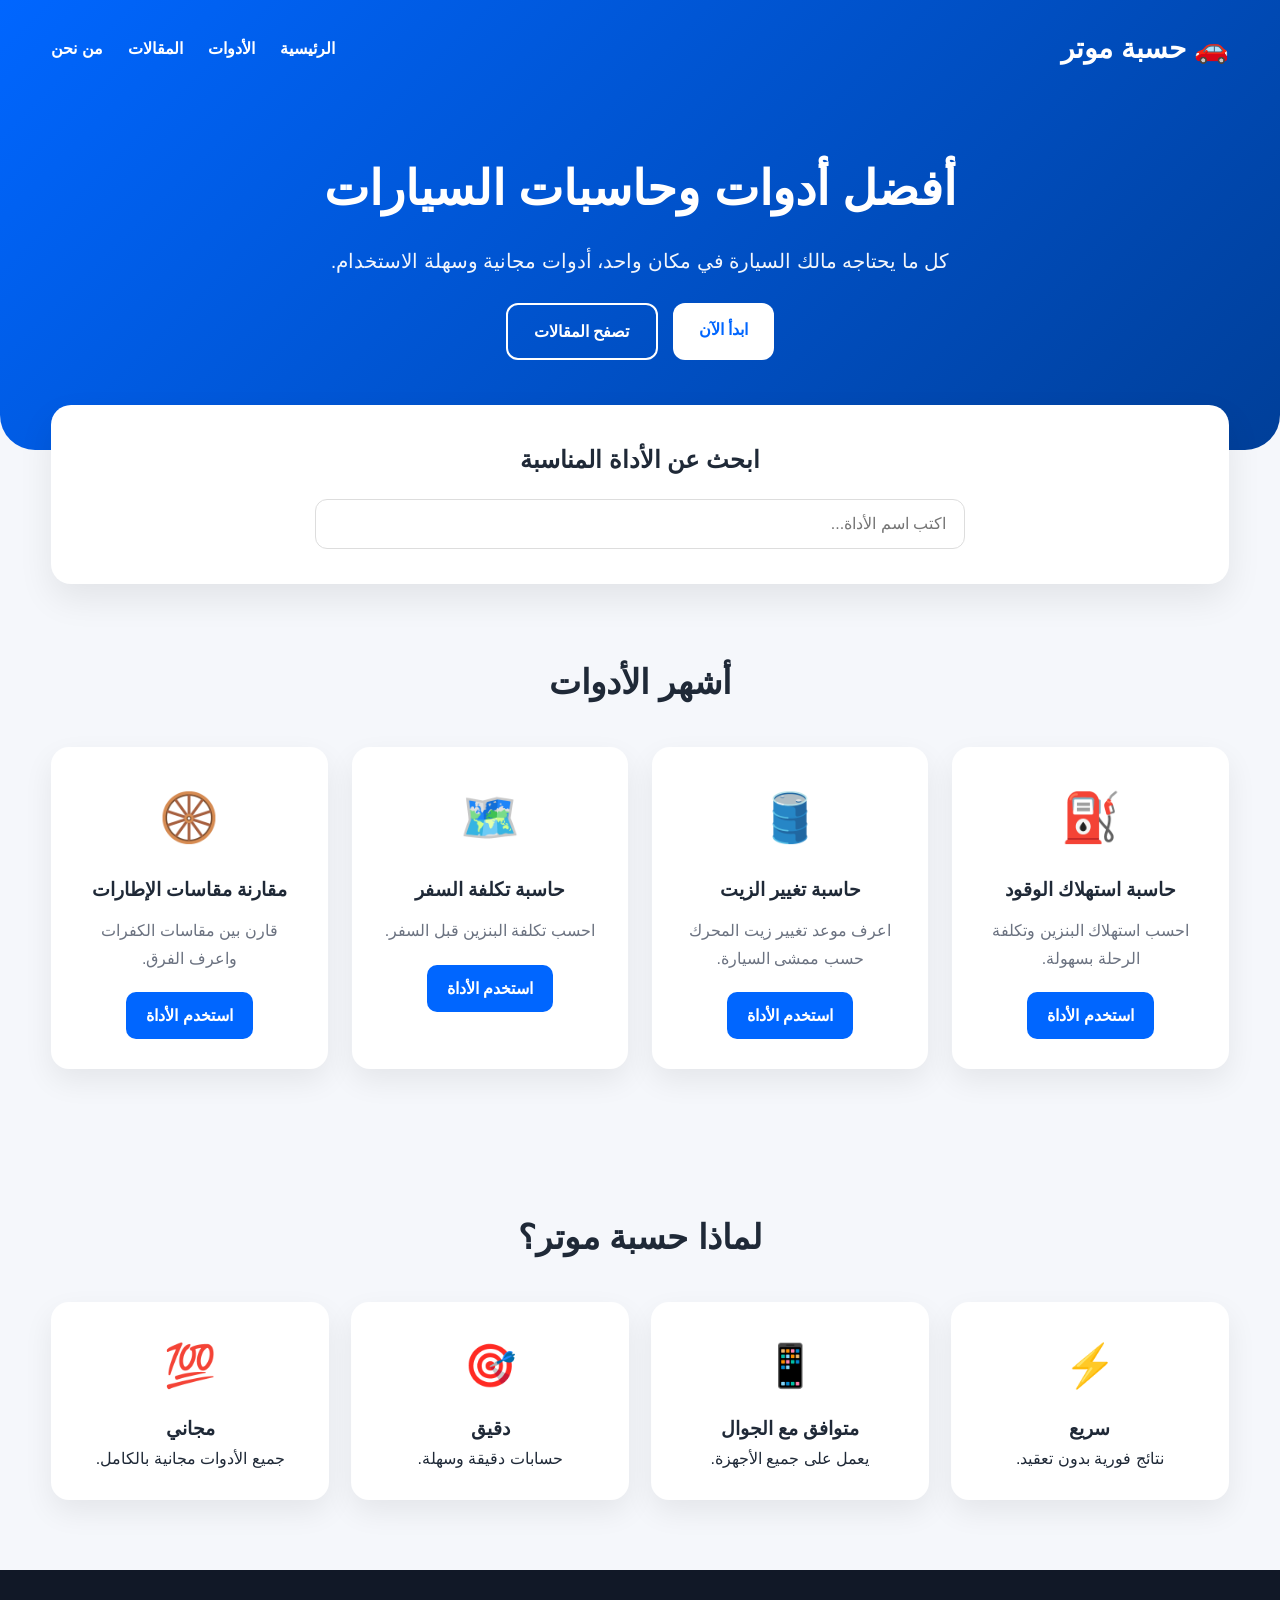
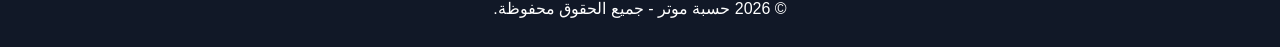
<file: index.html>
<!DOCTYPE html>
<html lang="ar" dir="rtl">

<head>
    <meta charset="UTF-8">
    <meta name="viewport" content="width=device-width, initial-scale=1.0">
    <title>حسبة موتر | أدوات وحاسبات السيارات</title>
    <meta name="description" content="حسبة موتر موقع عربي يوفر أدوات وحاسبات للسيارات مثل حاسبة استهلاك الوقود وتغيير الزيت وتكلفة السفر ومقاسات الإطارات.">

    <link rel="stylesheet" href="css/style.css">
</head>

<body>

<header class="site-header">
    <div class="container">

        <nav class="navbar">
            <a href="index.html" class="logo">🚗 حسبة موتر</a>

            <ul class="nav-links">
                <li><a href="index.html">الرئيسية</a></li>
                <li><a href="#tools">الأدوات</a></li>
                <li><a href="#articles">المقالات</a></li>
                <li><a href="#about">من نحن</a></li>
            </ul>
        </nav>

        <div class="hero">
            <h1>أفضل أدوات وحاسبات السيارات</h1>
            <p>كل ما يحتاجه مالك السيارة في مكان واحد، أدوات مجانية وسهلة الاستخدام.</p>

            <div class="hero-actions">
                <a href="#tools" class="btn btn-primary">ابدأ الآن</a>
                <a href="#articles" class="btn btn-outline">تصفح المقالات</a>
            </div>
        </div>

    </div>
</header>

<main>
    <section class="search-section">
    <div class="container">
        <h2>ابحث عن الأداة المناسبة</h2>
        <input type="text" id="searchInput" placeholder="اكتب اسم الأداة...">
    </div>
</section>

<section class="tools-section" id="tools">
    <div class="container">

        <h2 class="section-title">أشهر الأدوات</h2>

        <div class="tools-grid">

            <a href="tools/fuel-calculator.html" class="tool-card">
                <div class="tool-icon">⛽</div>
                <h3>حاسبة استهلاك الوقود</h3>
                <p>احسب استهلاك البنزين وتكلفة الرحلة بسهولة.</p>
                <span>استخدم الأداة</span>
            </a>

            <a href="tools/oil-calculator.html" class="tool-card">
                <div class="tool-icon">🛢️</div>
                <h3>حاسبة تغيير الزيت</h3>
                <p>اعرف موعد تغيير زيت المحرك حسب ممشى السيارة.</p>
                <span>استخدم الأداة</span>
            </a>

            <a href="tools/travel-calculator.html" class="tool-card">
                <div class="tool-icon">🗺️</div>
                <h3>حاسبة تكلفة السفر</h3>
                <p>احسب تكلفة البنزين قبل السفر.</p>
                <span>استخدم الأداة</span>
            </a>

            <a href="tools/tyre-calculator.html" class="tool-card">
                <div class="tool-icon">🛞</div>
                <h3>مقارنة مقاسات الإطارات</h3>
                <p>قارن بين مقاسات الكفرات واعرف الفرق.</p>
                <span>استخدم الأداة</span>
            </a>

        </div>

    </div>
</section>
<section class="features-section" id="about">
    <div class="container">

        <h2 class="section-title">لماذا حسبة موتر؟</h2>

        <div class="features-grid">

            <div class="feature-card">
                <div class="feature-icon">⚡</div>
                <h3>سريع</h3>
                <p>نتائج فورية بدون تعقيد.</p>
            </div>

            <div class="feature-card">
                <div class="feature-icon">📱</div>
                <h3>متوافق مع الجوال</h3>
                <p>يعمل على جميع الأجهزة.</p>
            </div>

            <div class="feature-card">
                <div class="feature-icon">🎯</div>
                <h3>دقيق</h3>
                <p>حسابات دقيقة وسهلة.</p>
            </div>

            <div class="feature-card">
                <div class="feature-icon">💯</div>
                <h3>مجاني</h3>
                <p>جميع الأدوات مجانية بالكامل.</p>
            </div>

        </div>

    </div>
</section>

<footer class="footer">
    <div class="container">
        <p>© 2026 حسبة موتر - جميع الحقوق محفوظة.</p>
    </div>
</footer>

</main>

<script src="js/script.js"></script>

</body>
</html>
</file>
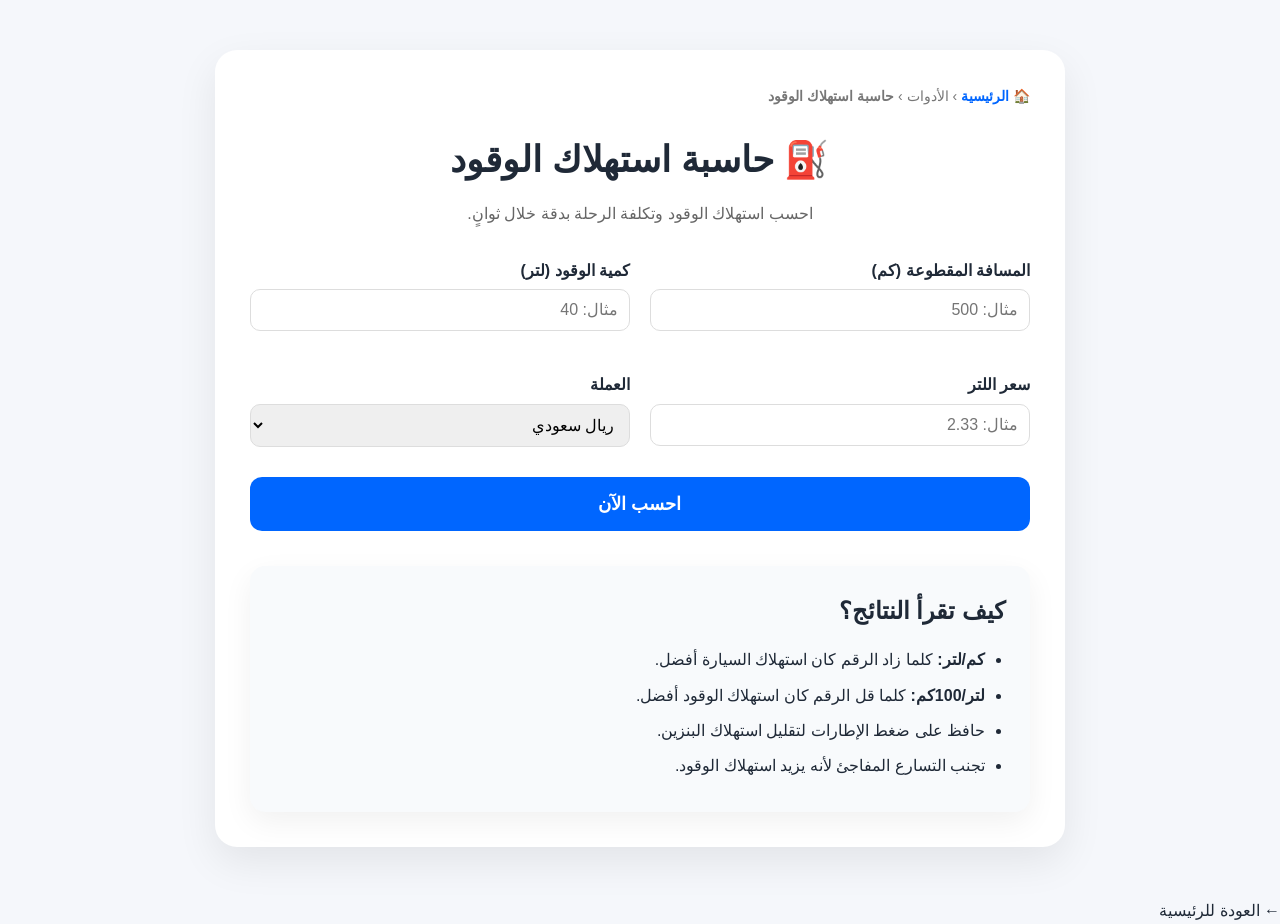
<file: tools/fuel-calculator.html>
<!DOCTYPE html>
<html lang="ar" dir="rtl">
<head>
<meta charset="UTF-8">
<meta name="viewport" content="width=device-width, initial-scale=1.0">
<title>حاسبة استهلاك الوقود | حسبة موتر</title>
<link rel="stylesheet" href="../css/style.css">

<style>
.tool-page{
    max-width:850px;
    margin:50px auto;
    background:#fff;
    padding:35px;
    border-radius:22px;
    box-shadow:0 15px 40px rgba(0,0,0,.08);
}

.tool-page h1{
    text-align:center;
    font-size:36px;
    margin-bottom:10px;
}

.tool-desc{
    text-align:center;
    color:#666;
    margin-bottom:30px;
}

.form-grid{
    display:grid;
    grid-template-columns:1fr 1fr;
    gap:20px;
}

.form-group{
    margin-bottom:20px;
}

label{
    display:block;
    font-weight:800;
    margin-bottom:8px;
}

input, select{
    width:100%;
    padding:15px;
    border:1px solid #ddd;
    border-radius:12px;
    font-size:17px;
}

.calc-btn{
    width:100%;
    padding:16px;
    background:#0066ff;
    color:#fff;
    border:none;
    border-radius:12px;
    font-size:18px;
    font-weight:900;
    cursor:pointer;
    margin-top:10px;
}

.result{
    display:none;
    margin-top:30px;
}

.result-grid{
    display:grid;
    grid-template-columns:1fr 1fr;
    gap:15px;
}

.result-card{
    background:#f5f7fb;
    padding:20px;
    border-radius:15px;
    text-align:center;
}

.result-card strong{
    display:block;
    font-size:24px;
    color:#0066ff;
    margin-top:8px;
}

.actions{
    display:flex;
    gap:10px;
    margin-top:20px;
}

.actions button{
    flex:1;
    padding:12px;
    border:none;
    border-radius:10px;
    cursor:pointer;
    font-weight:800;
}

.copy-btn{background:#16a34a;color:white;}
.reset-btn{background:#ef4444;color:white;}
.print-btn{background:#111827;color:white;}

.info-box{
    margin-top:35px;
    background:#f8fafc;
    padding:25px;
    border-radius:15px;
}

.info-box h2{
    margin-bottom:15px;
}

.info-box ul{
    padding-right:20px;
}

.info-box li{
    margin-bottom:8px;
}

@media(max-width:768px){
    .form-grid,
    .result-grid{
        grid-template-columns:1fr;
    }

    .actions{
        flex-direction:column;
    }

    .tool-page{
        margin:25px 15px;
        padding:25px;
    }

    .tool-page h1{
        font-size:28px;
    }
}
</style>
</head>

<body>
<div class="tool-page">
<div class="breadcrumb">
    <a href="../index.html">🏠 الرئيسية</a>
    <span>›</span>
    <span>الأدوات</span>
    <span>›</span>
    <strong>حاسبة استهلاك الوقود</strong>
</div>

    <h1>⛽ حاسبة استهلاك الوقود</h1>
<p class="tool-desc">
احسب استهلاك الوقود وتكلفة الرحلة بدقة خلال ثوانٍ.
</p>

<div class="form-grid">

<div class="form-group">
<label>المسافة المقطوعة (كم)</label>
<input type="number" id="distance" placeholder="مثال: 500">
</div>

<div class="form-group">
<label>كمية الوقود (لتر)</label>
<input type="number" id="fuel" placeholder="مثال: 40">
</div>

<div class="form-group">
<label>سعر اللتر</label>
<input type="number" id="price" placeholder="مثال: 2.33">
</div>

<div class="form-group">
<label>العملة</label>
<select id="currency">
<option value="ريال">ريال سعودي</option>
<option value="درهم">درهم إماراتي</option>
<option value="دينار">دينار كويتي</option>
<option value="دولار">دولار</option>
</select>
</div>

</div>

<button class="calc-btn" onclick="calculateFuel()">احسب الآن</button>

<div class="result" id="result">

<div class="result-grid">

    <div class="result-card">
        <span>🚗 كم لكل لتر</span>
        <strong id="kmPerLiter"></strong>
    </div>

    <div class="result-card">
        <span>⛽ لتر لكل 100 كم</span>
        <strong id="liter100"></strong>
    </div>

    <div class="result-card">
        <span>💰 تكلفة الرحلة</span>
        <strong id="tripCost"></strong>
    </div>

    <div class="result-card">
        <span>📊 تكلفة كل 100 كم</span>
        <strong id="cost100"></strong>
    </div>

</div>

<div class="fuel-rating" id="fuelRating">
    <h3 id="ratingTitle"></h3>
    <div class="rating-bar">
        <div id="ratingFill"></div>
    </div>
    <p id="ratingText"></p>
</div>

<div class="actions">
    <button class="copy-btn" onclick="copyResult()">نسخ النتائج</button>
    <button class="print-btn" onclick="window.print()">طباعة</button>
    <button class="reset-btn" onclick="resetCalc()">إعادة الحساب</button>
</div>

</div>

<div class="info-box">
<h2>كيف تقرأ النتائج؟</h2>
<ul>
<li><strong>كم/لتر:</strong> كلما زاد الرقم كان استهلاك السيارة أفضل.</li>
<li><strong>لتر/100كم:</strong> كلما قل الرقم كان استهلاك الوقود أفضل.</li>
<li>حافظ على ضغط الإطارات لتقليل استهلاك البنزين.</li>
<li>تجنب التسارع المفاجئ لأنه يزيد استهلاك الوقود.</li>
</ul>
</div>

</div>
<script src="../js/fuel-calculator.js"></script>
</body>
<a href="../index.html" class="back-home">← العودة للرئيسية</a>
</html>
</file>
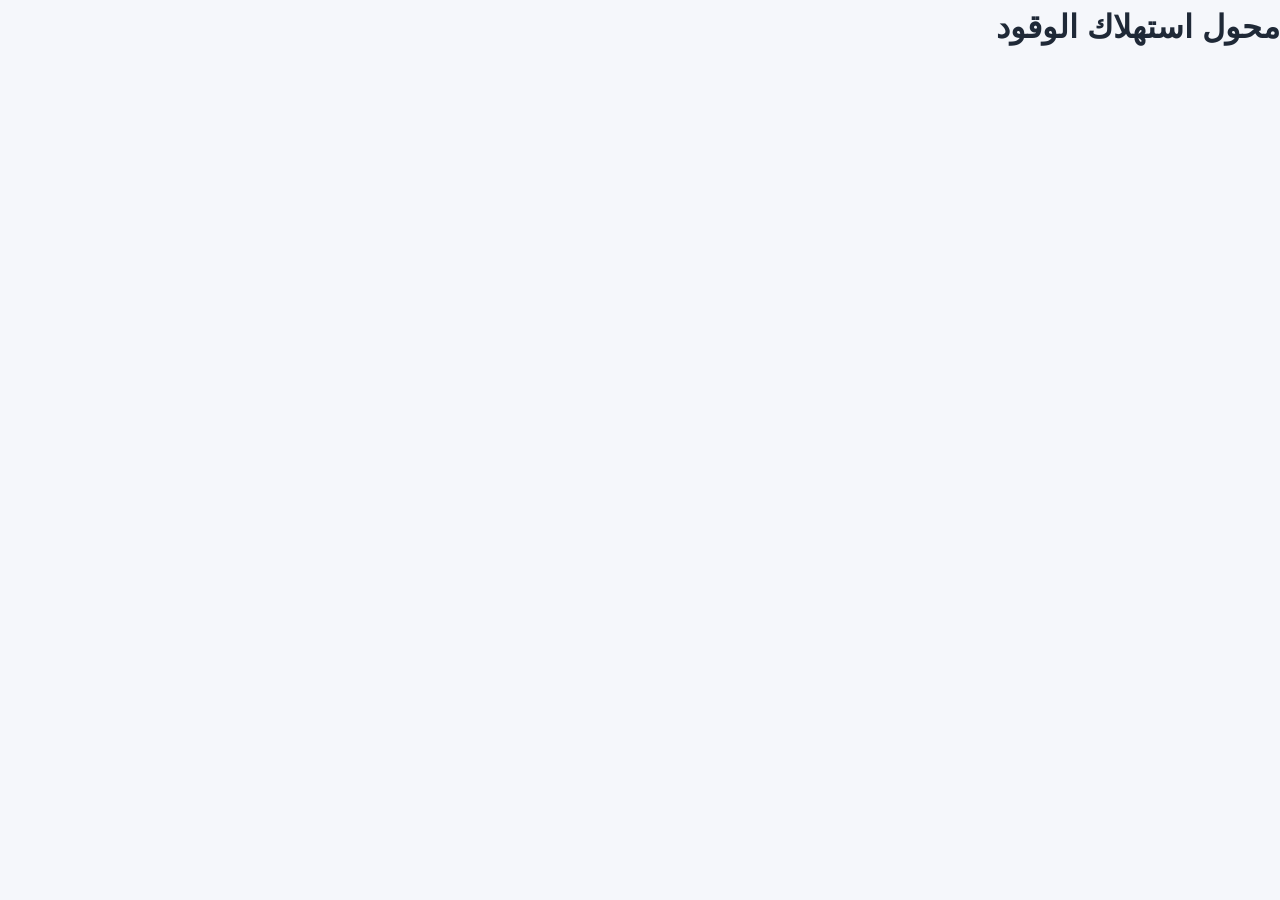
<file: tools/fuel-converter.html>
<!DOCTYPE html><html lang='ar' dir='rtl'><meta charset='UTF-8'><title>محول استهلاك الوقود</title><link rel='stylesheet' href='../css/style.css'><body><header><h1>محول استهلاك الوقود</h1></header></body></html>
</file>
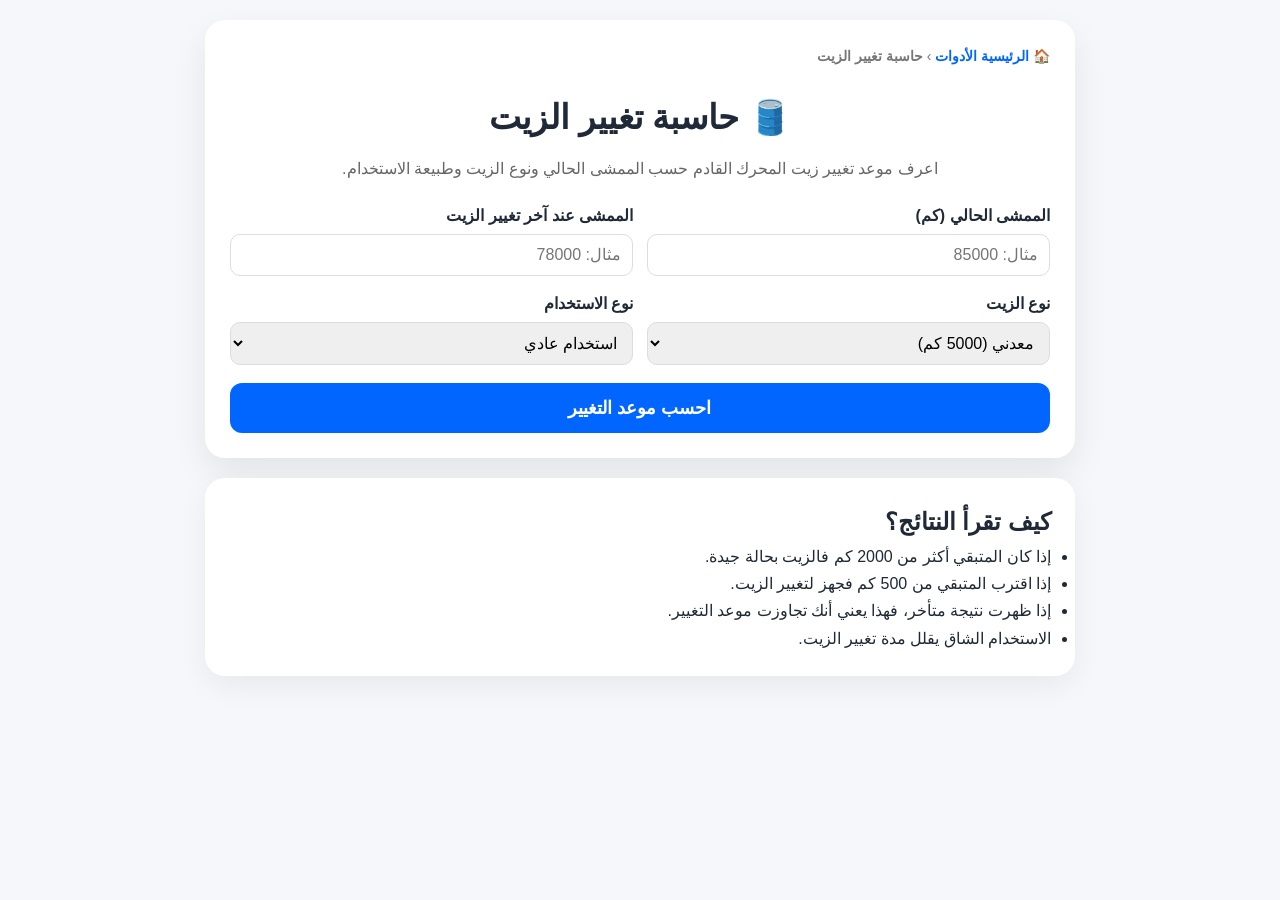
<file: tools/oil-calculator.html>
<!DOCTYPE html>
<html lang="ar" dir="rtl">

<head>
    <meta charset="UTF-8">
    <meta name="viewport" content="width=device-width, initial-scale=1.0">
    <title>حاسبة تغيير الزيت | حسبة موتر</title>
    <link rel="stylesheet" href="../css/style.css">
</head>

<body>

<main class="tool-page">

    <section class="tool-box">

        <div class="breadcrumb">
           <a href="../index.html">🏠 الرئيسية</a>
            <a href="../index.html#tools">الأدوات</a>
            <span>›</span>
            <strong>حاسبة تغيير الزيت</strong>
        </div>

        <h1>🛢️ حاسبة تغيير الزيت</h1>

        <p class="tool-desc">
            اعرف موعد تغيير زيت المحرك القادم حسب الممشى الحالي ونوع الزيت وطبيعة الاستخدام.
        </p>

        <div class="form-grid">

            <div class="form-group">
                <label>الممشى الحالي (كم)</label>
                <input type="number" id="currentKm" placeholder="مثال: 85000">
            </div>

            <div class="form-group">
                <label>الممشى عند آخر تغيير الزيت</label>
                <input type="number" id="lastOilKm" placeholder="مثال: 78000">
            </div>

            <div class="form-group">
                <label>نوع الزيت</label>
                <select id="oilType">
                    <option value="5000">معدني (5000 كم)</option>
                    <option value="7000">شبه تخليقي (7000 كم)</option>
                    <option value="10000">تخليقي (10000 كم)</option>
                </select>
            </div>

            <div class="form-group">
                <label>نوع الاستخدام</label>
                <select id="usage">
                    <option value="normal">استخدام عادي</option>
                    <option value="hard">استخدام شاق</option>
                </select>
            </div>

        </div>

        <button class="calc-btn" onclick="calculateOil()">احسب موعد التغيير</button>

        <div class="result" id="result">

            <div class="result-grid">

                <div class="result-card">
                    <span>📍 موعد التغيير القادم</span>
                    <strong id="nextChange"></strong>
                </div>

                <div class="result-card">
                    <span>📏 الحالة الحالية</span>
                    <strong id="remainingKm"></strong>
                </div>

                <div class="result-card">
                    <span>⚠️ الحالة</span>
                    <strong id="oilStatus"></strong>
                </div>

                <div class="result-card">
                    <span>💡 التوصية</span>
                    <strong id="oilAdvice"></strong>
                </div>

            </div>

            <div class="actions">
                <button class="copy-btn" onclick="copyOilResult()">نسخ النتائج</button>
                <button class="print-btn" onclick="window.print()">طباعة</button>
                <button class="reset-btn" onclick="resetOilCalc()">إعادة الحساب</button>
            </div>

        </div>

    </section>

    <section class="info-box">
        <h2>كيف تقرأ النتائج؟</h2>
        <ul>
            <li>إذا كان المتبقي أكثر من 2000 كم فالزيت بحالة جيدة.</li>
            <li>إذا اقترب المتبقي من 500 كم فجهز لتغيير الزيت.</li>
            <li>إذا ظهرت نتيجة متأخر، فهذا يعني أنك تجاوزت موعد التغيير.</li>
            <li>الاستخدام الشاق يقلل مدة تغيير الزيت.</li>
        </ul>
    </section>

</main>

<script src="../js/oil-calculator.js"></script>

</body>
</html>
</file>
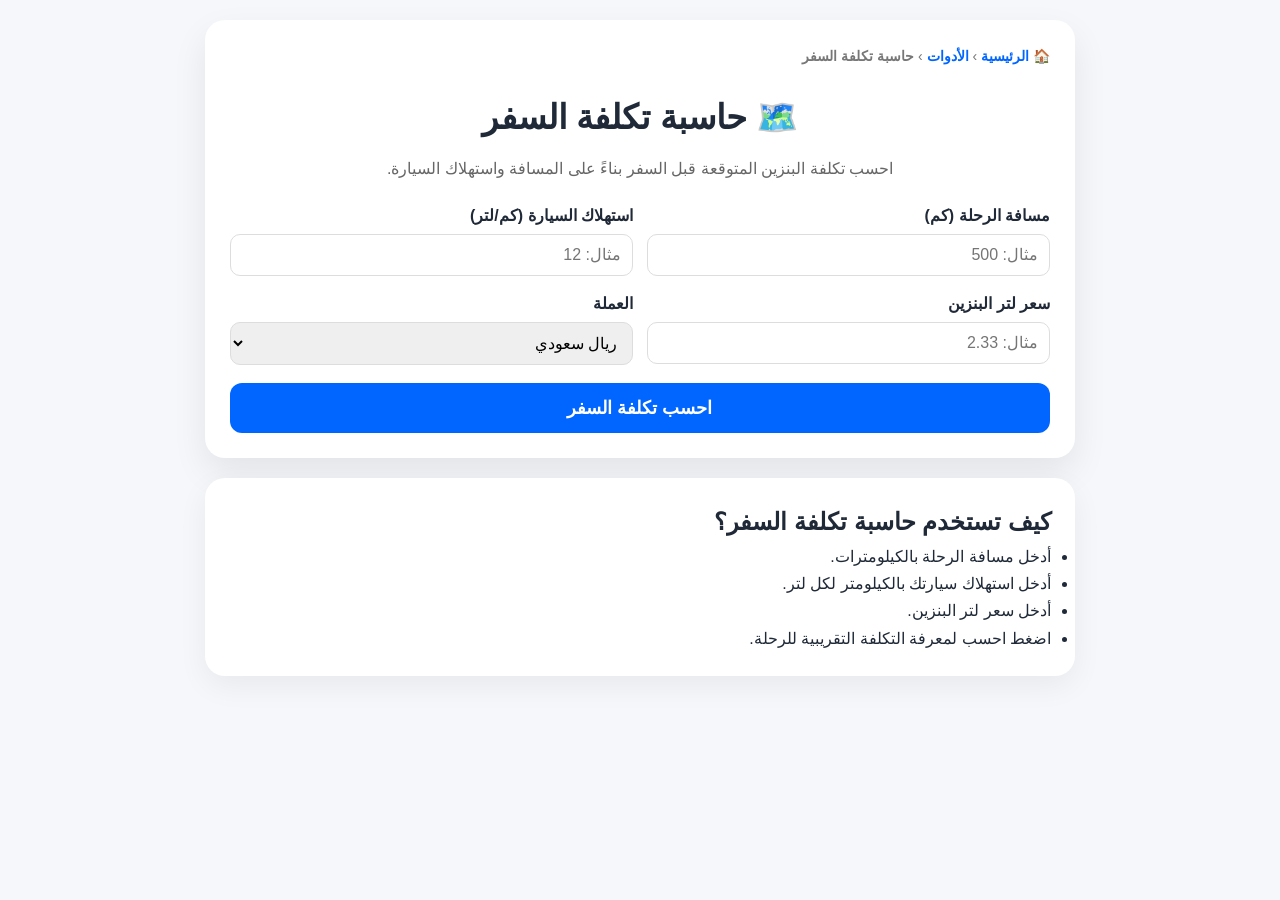
<file: tools/travel-calculator.html>
<!DOCTYPE html>
<html lang="ar" dir="rtl">

<head>
    <meta charset="UTF-8">
    <meta name="viewport" content="width=device-width, initial-scale=1.0">
    <title>حاسبة تكلفة السفر | حسبة موتر</title>
    <meta name="description" content="احسب تكلفة البنزين قبل السفر حسب المسافة واستهلاك السيارة وسعر الوقود.">
    <link rel="stylesheet" href="../css/style.css">
</head>

<body>

<main class="tool-page">

    <section class="tool-box">

        <div class="breadcrumb">
            <a href="../index.html">🏠 الرئيسية</a>
            <span>›</span>
            <a href="../index.html#tools">الأدوات</a>
            <span>›</span>
            <strong>حاسبة تكلفة السفر</strong>
        </div>

        <h1>🗺️ حاسبة تكلفة السفر</h1>

        <p class="tool-desc">
            احسب تكلفة البنزين المتوقعة قبل السفر بناءً على المسافة واستهلاك السيارة.
        </p>

        <div class="form-grid">

            <div class="form-group">
                <label>مسافة الرحلة (كم)</label>
                <input type="number" id="distance" placeholder="مثال: 500">
            </div>

            <div class="form-group">
                <label>استهلاك السيارة (كم/لتر)</label>
                <input type="number" id="consumption" placeholder="مثال: 12">
            </div>

            <div class="form-group">
                <label>سعر لتر البنزين</label>
                <input type="number" id="fuelPrice" placeholder="مثال: 2.33">
            </div>

            <div class="form-group">
                <label>العملة</label>
                <select id="currency">
                    <option value="ريال">ريال سعودي</option>
                    <option value="درهم">درهم إماراتي</option>
                    <option value="دينار">دينار كويتي</option>
                    <option value="دولار">دولار</option>
                </select>
            </div>

        </div>

        <button class="calc-btn" onclick="calculateTravel()">احسب تكلفة السفر</button>

        <div class="result" id="result">

          <div class="result-grid">

    <div class="result-card">
        <span>⛽ الوقود المطلوب</span>
        <strong id="neededFuel"></strong>
    </div>

    <div class="result-card">
        <span>💰 تكلفة الوقود</span>
        <strong id="totalCost"></strong>
    </div>

    <div class="result-card">
        <span>📊 تكلفة كل 100 كم</span>
        <strong id="costPer100"></strong>
    </div>

    <div class="result-card">
        <span>💡 التوصية</span>
        <strong id="travelAdvice"></strong>
    </div>

            </div>

            <div class="actions">
                <button class="copy-btn" onclick="copyTravelResult()">نسخ النتائج</button>
                <button class="print-btn" onclick="window.print()">طباعة</button>
                <button class="reset-btn" onclick="resetTravelCalc()">إعادة الحساب</button>
            </div>

        </div>

    </section>

    <section class="info-box">
        <h2>كيف تستخدم حاسبة تكلفة السفر؟</h2>
        <ul>
            <li>أدخل مسافة الرحلة بالكيلومترات.</li>
            <li>أدخل استهلاك سيارتك بالكيلومتر لكل لتر.</li>
            <li>أدخل سعر لتر البنزين.</li>
            <li>اضغط احسب لمعرفة التكلفة التقريبية للرحلة.</li>
        </ul>
    </section>

</main>

<script src="../js/travel-calculator.js"></script>

</body>
</html>
</file>
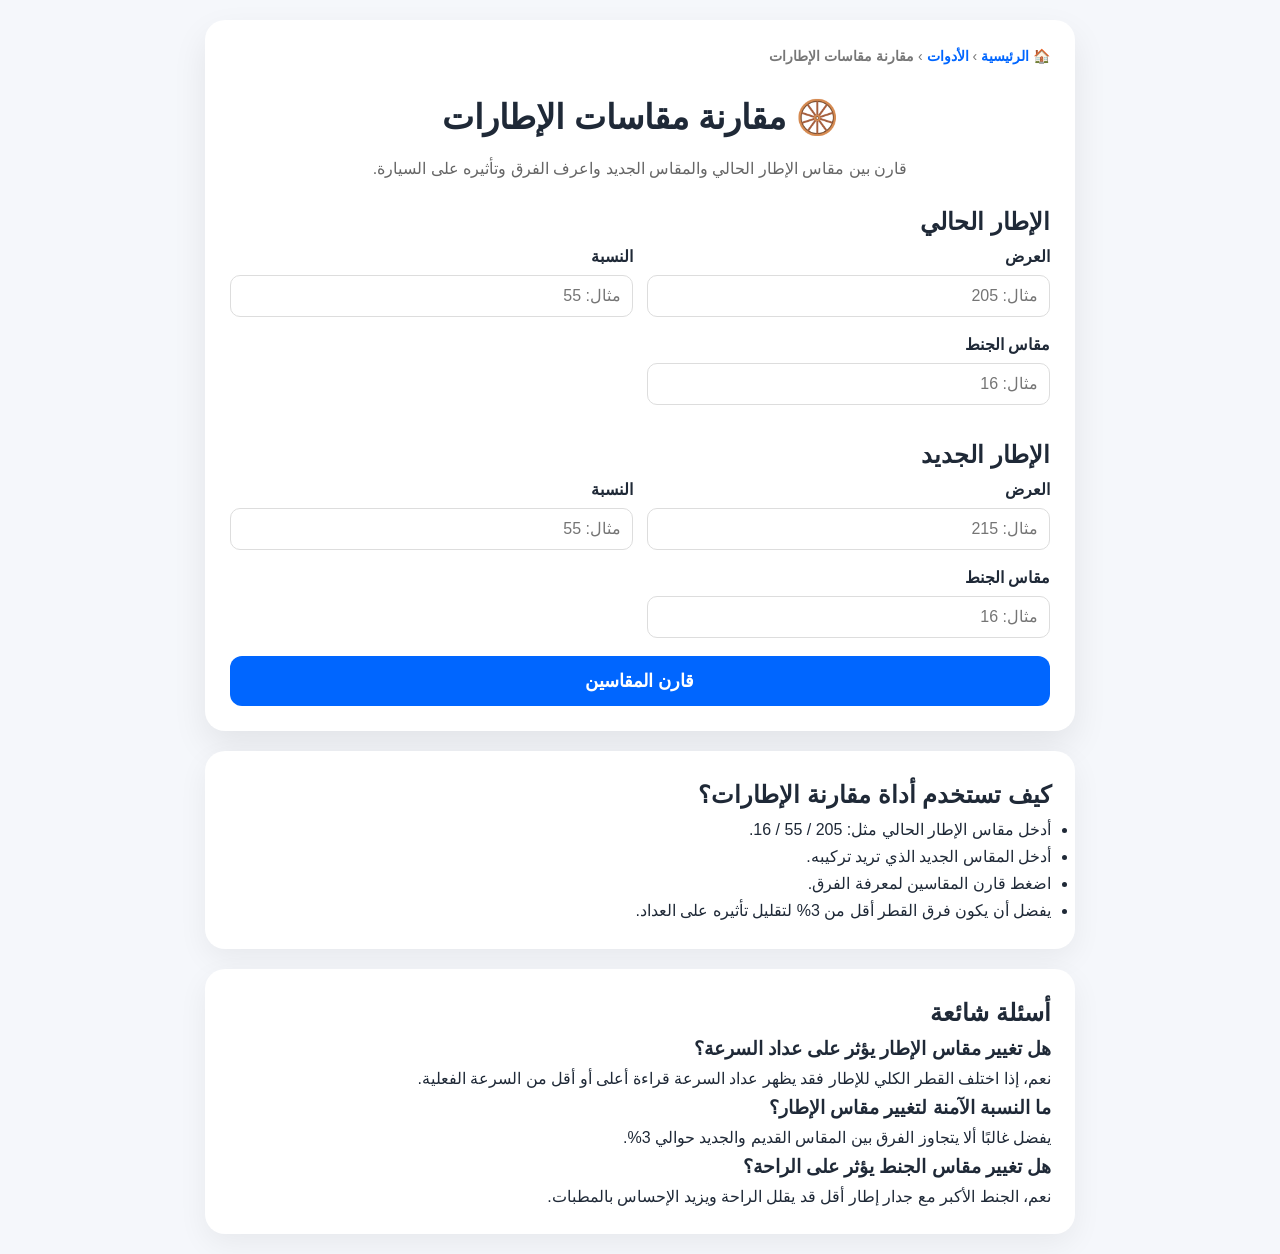
<file: tools/tyre-calculator.html>
<!DOCTYPE html>
<html lang="ar" dir="rtl">

<head>
    <meta charset="UTF-8">
    <meta name="viewport" content="width=device-width, initial-scale=1.0">
    <title>مقارنة مقاسات الإطارات | حسبة موتر</title>
    <meta name="description" content="قارن بين مقاس الإطار الحالي والجديد واعرف فرق القطر والمحيط وتأثيره على عداد السرعة وارتفاع السيارة.">
    <link rel="stylesheet" href="../css/style.css">
</head>

<body>

<main class="tool-page">

    <section class="tool-box">

        <div class="breadcrumb">
            <a href="../index.html">🏠 الرئيسية</a>
            <span>›</span>
            <a href="../index.html#tools">الأدوات</a>
            <span>›</span>
            <strong>مقارنة مقاسات الإطارات</strong>
        </div>

        <h1>🛞 مقارنة مقاسات الإطارات</h1>

        <p class="tool-desc">
            قارن بين مقاس الإطار الحالي والمقاس الجديد واعرف الفرق وتأثيره على السيارة.
        </p>

        <h2>الإطار الحالي</h2>

        <div class="form-grid tyre-grid">
            <div class="form-group">
                <label>العرض</label>
                <input type="number" id="oldWidth" placeholder="مثال: 205">
            </div>

            <div class="form-group">
                <label>النسبة</label>
                <input type="number" id="oldRatio" placeholder="مثال: 55">
            </div>

            <div class="form-group">
                <label>مقاس الجنط</label>
                <input type="number" id="oldRim" placeholder="مثال: 16">
            </div>
        </div>

        <h2 style="margin-top:30px;">الإطار الجديد</h2>

        <div class="form-grid tyre-grid">
            <div class="form-group">
                <label>العرض</label>
                <input type="number" id="newWidth" placeholder="مثال: 215">
            </div>

            <div class="form-group">
                <label>النسبة</label>
                <input type="number" id="newRatio" placeholder="مثال: 55">
            </div>

            <div class="form-group">
                <label>مقاس الجنط</label>
                <input type="number" id="newRim" placeholder="مثال: 16">
            </div>
        </div>

        <button class="calc-btn" onclick="compareTyres()">قارن المقاسين</button>

        <div class="result" id="result">

            <div class="result-grid">

                <div class="result-card">
                    <span>📏 فرق القطر</span>
                    <strong id="diameterDiff"></strong>
                </div>

                <div class="result-card">
                    <span>📐 فرق المحيط</span>
                    <strong id="circumferenceDiff"></strong>
                </div>

                <div class="result-card">
                    <span>🚗 فرق ارتفاع السيارة</span>
                    <strong id="heightDiff"></strong>
                </div>

                <div class="result-card">
                    <span>⚠️ تأثير العداد</span>
                    <strong id="speedEffect"></strong>
                </div>

                <div class="result-card">
                    <span>📊 نسبة الفرق</span>
                    <strong id="percentDiff"></strong>
                </div>

                <div class="result-card">
                    <span>💡 التوصية</span>
                    <strong id="tyreAdvice"></strong>
                </div>

            </div>

            <div class="actions">
                <button class="copy-btn" onclick="copyTyreResult()">نسخ النتائج</button>
                <button class="print-btn" onclick="window.print()">طباعة</button>
                <button class="reset-btn" onclick="resetTyreCalc()">إعادة الحساب</button>
            </div>

        </div>

    </section>

    <section class="info-box">
        <h2>كيف تستخدم أداة مقارنة الإطارات؟</h2>
        <ul>
            <li>أدخل مقاس الإطار الحالي مثل: 205 / 55 / 16.</li>
            <li>أدخل المقاس الجديد الذي تريد تركيبه.</li>
            <li>اضغط قارن المقاسين لمعرفة الفرق.</li>
            <li>يفضل أن يكون فرق القطر أقل من 3% لتقليل تأثيره على العداد.</li>
        </ul>
    </section>

    <section class="info-box">
        <h2>أسئلة شائعة</h2>

        <h3>هل تغيير مقاس الإطار يؤثر على عداد السرعة؟</h3>
        <p>نعم، إذا اختلف القطر الكلي للإطار فقد يظهر عداد السرعة قراءة أعلى أو أقل من السرعة الفعلية.</p>

        <h3>ما النسبة الآمنة لتغيير مقاس الإطار؟</h3>
        <p>يفضل غالبًا ألا يتجاوز الفرق بين المقاس القديم والجديد حوالي 3%.</p>

        <h3>هل تغيير مقاس الجنط يؤثر على الراحة؟</h3>
        <p>نعم، الجنط الأكبر مع جدار إطار أقل قد يقلل الراحة ويزيد الإحساس بالمطبات.</p>
    </section>

</main>

<script src="../js/tyre-calculator.js"></script>

</body>
</html>
</file>
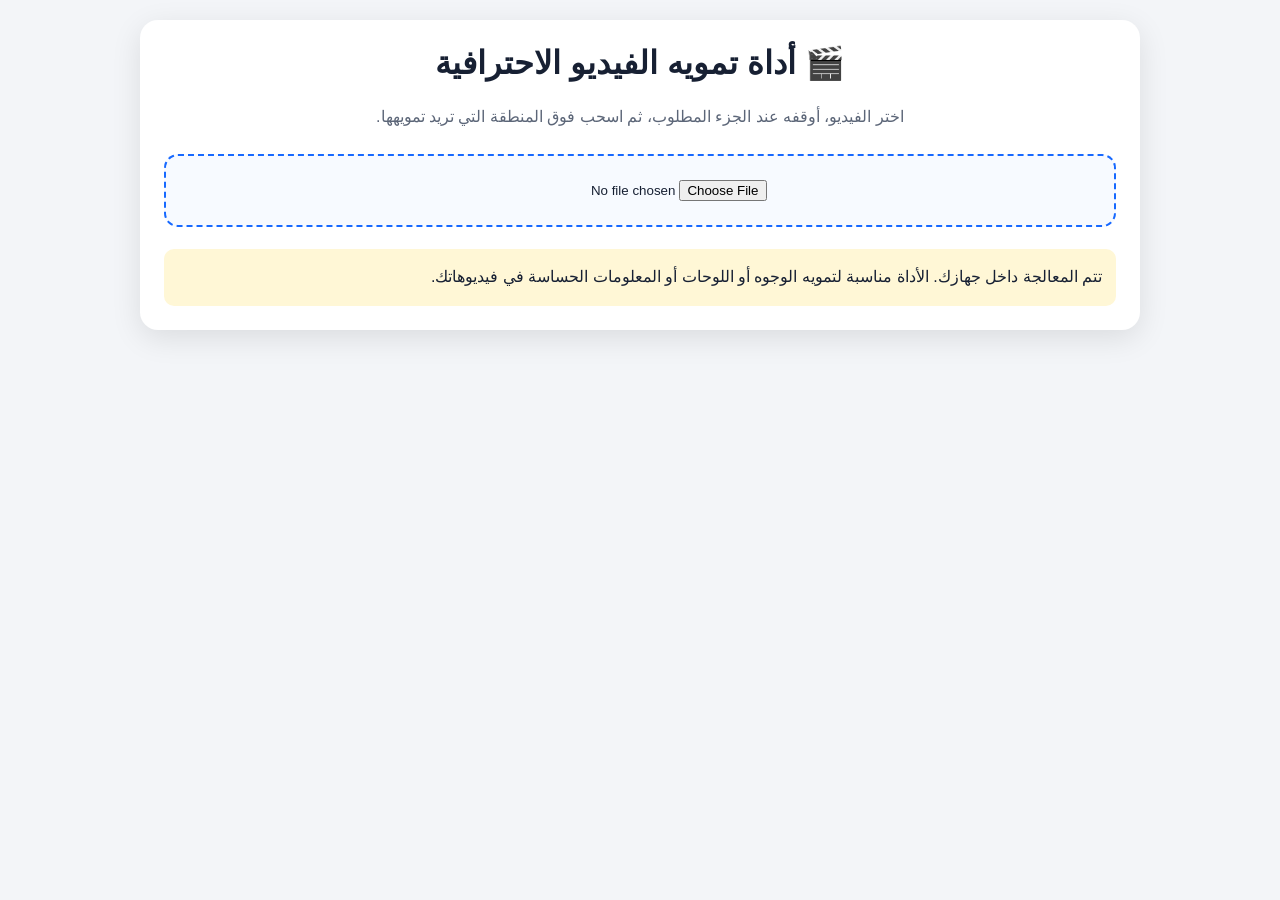
<file: tools/video-blur.html>
<!DOCTYPE html>
<html lang="ar" dir="rtl">
<head>
  <meta charset="UTF-8">
  <meta name="viewport" content="width=device-width, initial-scale=1.0">
  <title>أداة تمويه الفيديو الاحترافية</title>
  <style>
    *{box-sizing:border-box}
    body{margin:0;padding:20px;font-family:Arial,sans-serif;background:#f3f5f8;color:#172033}
    .container{max-width:1000px;margin:auto;background:#fff;padding:24px;border-radius:18px;box-shadow:0 8px 30px rgba(0,0,0,.1)}
    h1{text-align:center;margin-top:0}
    .desc{text-align:center;color:#5c6678;line-height:1.8}
    .upload{margin:22px 0;padding:24px;border:2px dashed #1769ff;border-radius:14px;background:#f7faff;text-align:center}
    .stage{display:none;position:relative;width:100%;background:#111;border-radius:12px;overflow:hidden;line-height:0;user-select:none}
    #sourceVideo{display:block;width:100%;height:auto}
    #selectionLayer{position:absolute;inset:0;cursor:crosshair;touch-action:none}
    #selectionBox{position:absolute;display:none;border:3px solid #ff2e2e;background:rgba(255,46,46,.18);box-shadow:0 0 0 9999px rgba(0,0,0,.08);pointer-events:none}
    .panel{display:none;margin-top:18px;padding:18px;background:#f6f8fb;border-radius:12px}
    .row{display:flex;gap:14px;align-items:center;justify-content:center;flex-wrap:wrap;margin-bottom:14px}
    .row label{font-weight:bold}
    input[type=range]{width:260px}
    select{padding:10px;border:1px solid #ccd3df;border-radius:8px}
    .buttons{display:flex;justify-content:center;gap:12px;flex-wrap:wrap;margin-top:18px}
    button,.download{padding:13px 24px;border:0;border-radius:9px;font-size:17px;cursor:pointer;text-decoration:none}
    .primary{background:#1769ff;color:#fff}
    .secondary{background:#e8edf5;color:#172033}
    button:disabled{opacity:.55;cursor:not-allowed}
    .progress{display:none;margin-top:20px;padding:18px;background:#f6f8fb;border-radius:12px;text-align:center}
    progress{width:100%;height:22px}
    .result{display:none;margin-top:24px;padding-top:20px;border-top:1px solid #ddd;text-align:center}
    #resultVideo{width:100%;background:#111;border-radius:12px}
    .download{display:inline-block;margin-top:16px;background:#129447;color:#fff}
    canvas{display:none}
    .notice{margin-top:20px;padding:14px;background:#fff7d6;border-radius:10px;line-height:1.8}
    @media(max-width:600px){body{padding:10px}.container{padding:16px}h1{font-size:24px}}
  </style>
</head>
<body>
<div class="container">
  <h1>🎬 أداة تمويه الفيديو الاحترافية</h1>
  <p class="desc">اختر الفيديو، أوقفه عند الجزء المطلوب، ثم اسحب فوق المنطقة التي تريد تمويهها.</p>

  <div class="upload">
    <input type="file" id="videoInput" accept="video/*">
  </div>

  <div class="stage" id="stage">
    <video id="sourceVideo" controls playsinline></video>
    <div id="selectionLayer">
      <div id="selectionBox"></div>
    </div>
  </div>

  <div class="panel" id="panel">
    <div class="row">
      <label for="mode">نوع المعالجة:</label>
      <select id="mode">
        <option value="blur">تمويه ناعم</option>
        <option value="pixelate">بكسلة</option>
      </select>
    </div>

    <div class="row">
      <label for="strength">القوة:</label>
      <input type="range" id="strength" min="8" max="70" value="32">
      <span id="strengthValue">32</span>
    </div>

    <div class="row">
      <label for="feather">نعومة الحواف:</label>
      <input type="range" id="feather" min="0" max="40" value="18">
      <span id="featherValue">18</span>
    </div>

    <div class="buttons">
      <button class="secondary" id="clearButton">إعادة تحديد المنطقة</button>
      <button class="primary" id="processButton" disabled>معالجة الفيديو</button>
    </div>
  </div>

  <div class="progress" id="progressArea">
    <progress id="progressBar" value="0" max="100"></progress>
    <div id="statusText">جارٍ تجهيز الفيديو…</div>
  </div>

  <canvas id="mainCanvas"></canvas>
  <canvas id="effectCanvas"></canvas>
  <canvas id="maskCanvas"></canvas>

  <div class="result" id="resultArea">
    <h2>النتيجة</h2>
    <video id="resultVideo" controls playsinline></video>
    <br>
    <a id="downloadButton" class="download">تحميل الفيديو</a>
  </div>

  <div class="notice">
    تتم المعالجة داخل جهازك. الأداة مناسبة لتمويه الوجوه أو اللوحات أو المعلومات الحساسة في فيديوهاتك.
  </div>
</div>

<script>
const videoInput = document.getElementById("videoInput");
const sourceVideo = document.getElementById("sourceVideo");
const stage = document.getElementById("stage");
const selectionLayer = document.getElementById("selectionLayer");
const selectionBox = document.getElementById("selectionBox");
const panel = document.getElementById("panel");
const mode = document.getElementById("mode");
const strength = document.getElementById("strength");
const feather = document.getElementById("feather");
const strengthValue = document.getElementById("strengthValue");
const featherValue = document.getElementById("featherValue");
const clearButton = document.getElementById("clearButton");
const processButton = document.getElementById("processButton");
const progressArea = document.getElementById("progressArea");
const progressBar = document.getElementById("progressBar");
const statusText = document.getElementById("statusText");
const mainCanvas = document.getElementById("mainCanvas");
const effectCanvas = document.getElementById("effectCanvas");
const maskCanvas = document.getElementById("maskCanvas");
const resultArea = document.getElementById("resultArea");
const resultVideo = document.getElementById("resultVideo");
const downloadButton = document.getElementById("downloadButton");

let selection = null;
let drawing = false;
let startX = 0, startY = 0;
let sourceUrl = null, resultUrl = null;
let rafId = null;

strength.addEventListener("input",()=>strengthValue.textContent=strength.value);
feather.addEventListener("input",()=>featherValue.textContent=feather.value);

videoInput.addEventListener("change",()=>{
  const file = videoInput.files[0];
  if(!file) return;
  if(sourceUrl) URL.revokeObjectURL(sourceUrl);
  sourceUrl = URL.createObjectURL(file);
  sourceVideo.src = sourceUrl;
  stage.style.display = "block";
  panel.style.display = "block";
  resultArea.style.display = "none";
  progressArea.style.display = "none";
  clearSelection();
});

function pointerPos(e){
  const r = selectionLayer.getBoundingClientRect();
  return {
    x: Math.max(0, Math.min(e.clientX-r.left, r.width)),
    y: Math.max(0, Math.min(e.clientY-r.top, r.height))
  };
}

selectionLayer.addEventListener("pointerdown",e=>{
  if(!sourceVideo.src || processButton.dataset.processing==="true") return;
  e.preventDefault();
  sourceVideo.pause();
  const p = pointerPos(e);
  startX=p.x; startY=p.y; drawing=true;
  selectionBox.style.display="block";
  selectionBox.style.left=startX+"px";
  selectionBox.style.top=startY+"px";
  selectionBox.style.width="0px";
  selectionBox.style.height="0px";
});

selectionLayer.addEventListener("pointermove",e=>{
  if(!drawing) return;
  e.preventDefault();
  const p = pointerPos(e);
  const left=Math.min(startX,p.x), top=Math.min(startY,p.y);
  const width=Math.abs(p.x-startX), height=Math.abs(p.y-startY);
  selectionBox.style.left=left+"px";
  selectionBox.style.top=top+"px";
  selectionBox.style.width=width+"px";
  selectionBox.style.height=height+"px";
});

window.addEventListener("pointerup",e=>{
  if(!drawing) return;
  drawing=false;
  const lr=selectionLayer.getBoundingClientRect();
  const br=selectionBox.getBoundingClientRect();
  if(br.width<10 || br.height<10){
    clearSelection();
    alert("حدد مساحة أكبر قليلًا.");
    return;
  }
  selection={
    x:(br.left-lr.left)/lr.width,
    y:(br.top-lr.top)/lr.height,
    w:br.width/lr.width,
    h:br.height/lr.height
  };
  processButton.disabled=false;
});

function clearSelection(){
  selection=null;
  selectionBox.style.display="none";
  processButton.disabled=true;
}
clearButton.addEventListener("click",clearSelection);

function chooseMime(){
  const list=["video/webm;codecs=vp9,opus","video/webm;codecs=vp8,opus","video/webm"];
  return list.find(t=>MediaRecorder.isTypeSupported(t)) || "";
}

function roundedMask(ctx,x,y,w,h,r,featherPx){
  ctx.clearRect(0,0,ctx.canvas.width,ctx.canvas.height);
  ctx.save();
  const g=ctx.createRadialGradient(
    x+w/2,y+h/2,Math.max(1,Math.min(w,h)/2-featherPx),
    x+w/2,y+h/2,Math.max(w,h)/2+featherPx
  );
  g.addColorStop(0,"rgba(255,255,255,1)");
  g.addColorStop(0.75,"rgba(255,255,255,1)");
  g.addColorStop(1,"rgba(255,255,255,0)");
  ctx.fillStyle=g;
  ctx.beginPath();
  if(ctx.roundRect){
    ctx.roundRect(x,y,w,h,r);
  }else{
    ctx.rect(x,y,w,h);
  }
  ctx.fill();
  ctx.restore();
}

function drawFrame(mainCtx,effectCtx,maskCtx){
  const W=mainCanvas.width,H=mainCanvas.height;
  mainCtx.clearRect(0,0,W,H);
  mainCtx.drawImage(sourceVideo,0,0,W,H);
  if(!selection) return;

  const x=Math.round(selection.x*W);
  const y=Math.round(selection.y*H);
  const w=Math.round(selection.w*W);
  const h=Math.round(selection.h*H);
  const f=Number(feather.value);
  const s=Number(strength.value);

  effectCanvas.width=W; effectCanvas.height=H;
  effectCtx.clearRect(0,0,W,H);

  if(mode.value==="blur"){
    effectCtx.filter=`blur(${s}px)`;
    effectCtx.drawImage(sourceVideo,0,0,W,H);
    effectCtx.filter="none";
  }else{
    const scale=Math.max(4,Math.round(s/3));
    const sw=Math.max(1,Math.round(W/scale));
    const sh=Math.max(1,Math.round(H/scale));
    const temp=document.createElement("canvas");
    temp.width=sw; temp.height=sh;
    const t=temp.getContext("2d");
    t.imageSmoothingEnabled=false;
    t.drawImage(sourceVideo,0,0,sw,sh);
    effectCtx.imageSmoothingEnabled=false;
    effectCtx.drawImage(temp,0,0,sw,sh,0,0,W,H);
    effectCtx.imageSmoothingEnabled=true;
  }

  maskCanvas.width=W; maskCanvas.height=H;
  roundedMask(maskCtx,x,y,w,h,Math.min(w,h)*0.12,f);

  mainCtx.save();
  mainCtx.globalCompositeOperation="source-over";
  mainCtx.drawImage(effectCanvas,0,0);
  mainCtx.globalCompositeOperation="destination-in";
  mainCtx.drawImage(maskCanvas,0,0);
  mainCtx.restore();

  mainCtx.globalCompositeOperation="destination-over";
  mainCtx.drawImage(sourceVideo,0,0,W,H);
  mainCtx.globalCompositeOperation="source-over";
}

async function processVideo(){
  if(!selection){alert("حدد المنطقة أولًا.");return;}
  if(!window.MediaRecorder || !mainCanvas.captureStream){
    alert("استخدم Google Chrome.");
    return;
  }

  processButton.dataset.processing="true";
  processButton.disabled=true;
  clearButton.disabled=true;
  videoInput.disabled=true;
  selectionLayer.style.pointerEvents="none";
  selectionBox.style.display="none";
  progressArea.style.display="block";
  resultArea.style.display="none";
  progressBar.value=0;
  statusText.textContent="جارٍ تجهيز الفيديو…";

  mainCanvas.width=sourceVideo.videoWidth;
  mainCanvas.height=sourceVideo.videoHeight;

  const mainCtx=mainCanvas.getContext("2d");
  const effectCtx=effectCanvas.getContext("2d");
  const maskCtx=maskCanvas.getContext("2d");

  const outStream=mainCanvas.captureStream(30);
  let srcStream=null;
  if(sourceVideo.captureStream) srcStream=sourceVideo.captureStream();
  else if(sourceVideo.mozCaptureStream) srcStream=sourceVideo.mozCaptureStream();

  if(srcStream){
    srcStream.getAudioTracks().forEach(track=>outStream.addTrack(track));
  }

  const mime=chooseMime();
  let recorder;
  try{
    recorder=new MediaRecorder(outStream,mime?{mimeType:mime,videoBitsPerSecond:7000000}:{videoBitsPerSecond:7000000});
  }catch{
    resetControls();
    alert("تعذر بدء المعالجة.");
    return;
  }

  const chunks=[];
  recorder.ondataavailable=e=>{if(e.data?.size) chunks.push(e.data);};
  recorder.onstop=()=>{
    cancelAnimationFrame(rafId);
    const blob=new Blob(chunks,{type:recorder.mimeType||"video/webm"});
    if(resultUrl) URL.revokeObjectURL(resultUrl);
    resultUrl=URL.createObjectURL(blob);
    resultVideo.src=resultUrl;
    downloadButton.href=resultUrl;
    downloadButton.download="video-processed.webm";
    resultArea.style.display="block";
    progressBar.value=100;
    statusText.textContent="اكتملت المعالجة.";
    resetControls();
  };

  function loop(){
    if(!sourceVideo.paused && !sourceVideo.ended && sourceVideo.readyState>=2){
      drawFrame(mainCtx,effectCtx,maskCtx);
      const p=(sourceVideo.currentTime/sourceVideo.duration)*100;
      progressBar.value=Math.min(99,p);
      statusText.textContent="جارٍ المعالجة: "+Math.floor(p)+"%";
    }
    if(!sourceVideo.ended) rafId=requestAnimationFrame(loop);
  }

  sourceVideo.pause();
  sourceVideo.currentTime=0;

  await new Promise(resolve=>{
    if(sourceVideo.readyState>=2) resolve();
    else sourceVideo.addEventListener("canplay",resolve,{once:true});
  });

  drawFrame(mainCtx,effectCtx,maskCtx);
  recorder.start(1000);

  sourceVideo.addEventListener("ended",()=>{
    drawFrame(mainCtx,effectCtx,maskCtx);
    setTimeout(()=>{if(recorder.state!=="inactive") recorder.stop();},300);
  },{once:true});

  try{
    await sourceVideo.play();
    loop();
  }catch{
    if(recorder.state!=="inactive") recorder.stop();
    resetControls();
    alert("اضغط تشغيل الفيديو مرة ثم أوقفه وجرّب مجددًا.");
  }
}

function resetControls(){
  processButton.dataset.processing="false";
  processButton.disabled=!selection;
  clearButton.disabled=false;
  videoInput.disabled=false;
  selectionLayer.style.pointerEvents="auto";
  if(selection) selectionBox.style.display="block";
}

processButton.addEventListener("click",processVideo);
</script>
</body>
</html>
</file>
<file: css/style.css>
*{
    margin:0;
    padding:0;
    box-sizing:border-box;
}

body{
    font-family:Arial, sans-serif;
    background:#f5f7fb;
    color:#1f2937;
    line-height:1.7;
}

a{
    text-decoration:none;
    color:inherit;
}

.container{
    width:min(1200px,92%);
    margin:auto;
}

.site-header{
    background:linear-gradient(135deg,#0066ff,#003f99);
    color:white;
    padding:25px 0 90px;
    border-radius:0 0 35px 35px;
}

.navbar{
    display:flex;
    justify-content:space-between;
    align-items:center;
    gap:20px;
}

.logo{
    font-size:28px;
    font-weight:900;
}

.nav-links{
    display:flex;
    gap:25px;
    list-style:none;
}

.nav-links a{
    font-weight:700;
}

.hero{
    text-align:center;
    margin-top:75px;
}

.hero h1{
    font-size:48px;
    margin-bottom:15px;
}

.hero p{
    font-size:20px;
    opacity:.95;
    margin-bottom:25px;
}

.hero-actions{
    display:flex;
    justify-content:center;
    gap:15px;
}

.btn{
    padding:13px 26px;
    border-radius:12px;
    font-weight:800;
}

.btn-primary{
    background:white;
    color:#0066ff;
}

.btn-outline{
    border:2px solid white;
    color:white;
}

.search-section{
    margin-top:-45px;
}

.search-section .container{
    background:white;
    padding:35px;
    border-radius:20px;
    box-shadow:0 15px 35px rgba(0,0,0,.08);
    text-align:center;
}

.search-section h2{
    margin-bottom:18px;
}

#searchInput{
    width:100%;
    max-width:650px;
    padding:15px 18px;
    border:1px solid #ddd;
    border-radius:12px;
    font-size:16px;
}

.tools-section,
.features-section{
    padding:70px 0;
}

.section-title{
    text-align:center;
    font-size:34px;
    margin-bottom:35px;
}

.tools-grid{
    display:grid;
    grid-template-columns:repeat(auto-fit,minmax(260px,1fr));
    gap:24px;
}

.tool-card{
    background:white;
    padding:30px;
    border-radius:18px;
    text-align:center;
    box-shadow:0 12px 30px rgba(0,0,0,.07);
    transition:.3s;
}

.tool-card:hover{
    transform:translateY(-8px);
}

.tool-icon{
    font-size:48px;
    margin-bottom:15px;
}

.tool-card h3{
    margin-bottom:12px;
}

.tool-card p{
    color:#6b7280;
    margin-bottom:20px;
}

.tool-card span{
    display:inline-block;
    background:#0066ff;
    color:white;
    padding:10px 20px;
    border-radius:10px;
    font-weight:800;
}

.features-grid{
    display:grid;
    grid-template-columns:repeat(auto-fit,minmax(220px,1fr));
    gap:22px;
}

.feature-card{
    background:white;
    padding:28px;
    border-radius:18px;
    text-align:center;
    box-shadow:0 12px 30px rgba(0,0,0,.07);
}

.feature-icon{
    font-size:42px;
    margin-bottom:12px;
}

.footer{
    background:#111827;
    color:white;
    padding:25px;
    text-align:center;
}
/* ================= أدوات الحاسبات ================= */

.tool-page{
    max-width:900px;
    margin:40px auto;
    padding:0 15px;
}

.tool-box{
    background:#fff;
    padding:35px;
    border-radius:20px;
    box-shadow:0 15px 35px rgba(0,0,0,.08);
}

.breadcrumb{
    margin-bottom:20px;
    font-size:14px;
    color:#777;
}

.breadcrumb a{
    color:#0066ff;
    font-weight:700;
}

.tool-page h1{
    text-align:center;
    margin-bottom:10px;
}

.tool-desc{
    text-align:center;
    color:#666;
    margin-bottom:30px;
}

.form-grid{
    display:grid;
    grid-template-columns:repeat(2,1fr);
    gap:20px;
}

.form-group label{
    display:block;
    margin-bottom:8px;
    font-weight:bold;
}

.form-group input,
.form-group select{
    width:100%;
    padding:14px;
    border:1px solid #ddd;
    border-radius:10px;
    font-size:16px;
}

.calc-btn{
    width:100%;
    padding:16px;
    margin-top:25px;
    background:#0066ff;
    color:#fff;
    border:none;
    border-radius:12px;
    cursor:pointer;
    font-size:18px;
    font-weight:bold;
}

.result{
    display:none;
    margin-top:30px;
}

.result-grid{
    display:grid;
    grid-template-columns:repeat(2,1fr);
    gap:18px;
}

.result-card{
    background:#f8fafc;
    border-radius:15px;
    padding:22px;
    text-align:center;
}

.result-card strong{
    display:block;
    margin-top:10px;
    color:#0066ff;
    font-size:22px;
}

.actions{
    display:flex;
    gap:12px;
    margin-top:20px;
}

.actions button{
    flex:1;
    padding:14px;
    border:none;
    border-radius:10px;
    color:#fff;
    cursor:pointer;
    font-weight:bold;
}

.copy-btn{
    background:#16a34a;
}

.print-btn{
    background:#111827;
}

.reset-btn{
    background:#ef4444;
}

.info-box{
    background:#fff;
    margin-top:30px;
    padding:30px;
    border-radius:20px;
    box-shadow:0 10px 30px rgba(0,0,0,.06);
}

/* ================= الجوال ================= */

@media screen and (max-width:768px){

    /* الصفحة الرئيسية */

    .navbar{
        display:flex;
        flex-direction:column;
        align-items:center;
        gap:14px;
    }

    .logo{
        width:auto;
        white-space:nowrap;
        text-align:center;
        font-size:24px;
    }

    .nav-links{
        display:flex;
        flex-direction:row;
        justify-content:center;
        flex-wrap:wrap;
        gap:18px;
        width:100%;
    }

    .nav-links a{
        font-size:14px;
        white-space:nowrap;
    }

    /* تعديل الجوال فقط */
    .hero{
        margin-top:40px;
    }

    .hero h1{
        font-size:38px;
        line-height:1.4;
        margin-bottom:15px;
    }

    .hero p{
        font-size:18px;
    }

    /* صفحات الأدوات */

    .form-grid,
    .result-grid{
        grid-template-columns:1fr;
    }

    .tool-box{
        padding:22px;
    }

    .actions{
        flex-direction:column;
    }
}
/* تحسين عرض أدوات الموقع على الكمبيوتر فقط */
@media (min-width: 1024px){

    .tool-page{
        max-width: 900px;
        margin: 20px auto;
    }

    .tool-box{
        padding: 25px;
    }

    .tool-page h1{
        font-size: 34px;
        margin-bottom: 8px;
    }

    .tool-desc{
        margin-bottom: 20px;
    }

    .form-grid{
        gap: 14px;
    }

    .form-group label{
        margin-bottom: 5px;
    }

    .form-group input,
    .form-group select{
        padding: 11px;
    }

    .calc-btn{
        padding: 14px;
        margin-top: 18px;
    }

    .result{
        margin-top: 20px;
    }

    .result-card{
        padding: 18px;
    }

    .result-card strong{
        font-size: 20px;
    }

    .actions{
        margin-top: 18px;
    }

    .info-box{
        margin-top: 20px;
        padding: 24px;
    }
}
</file>
